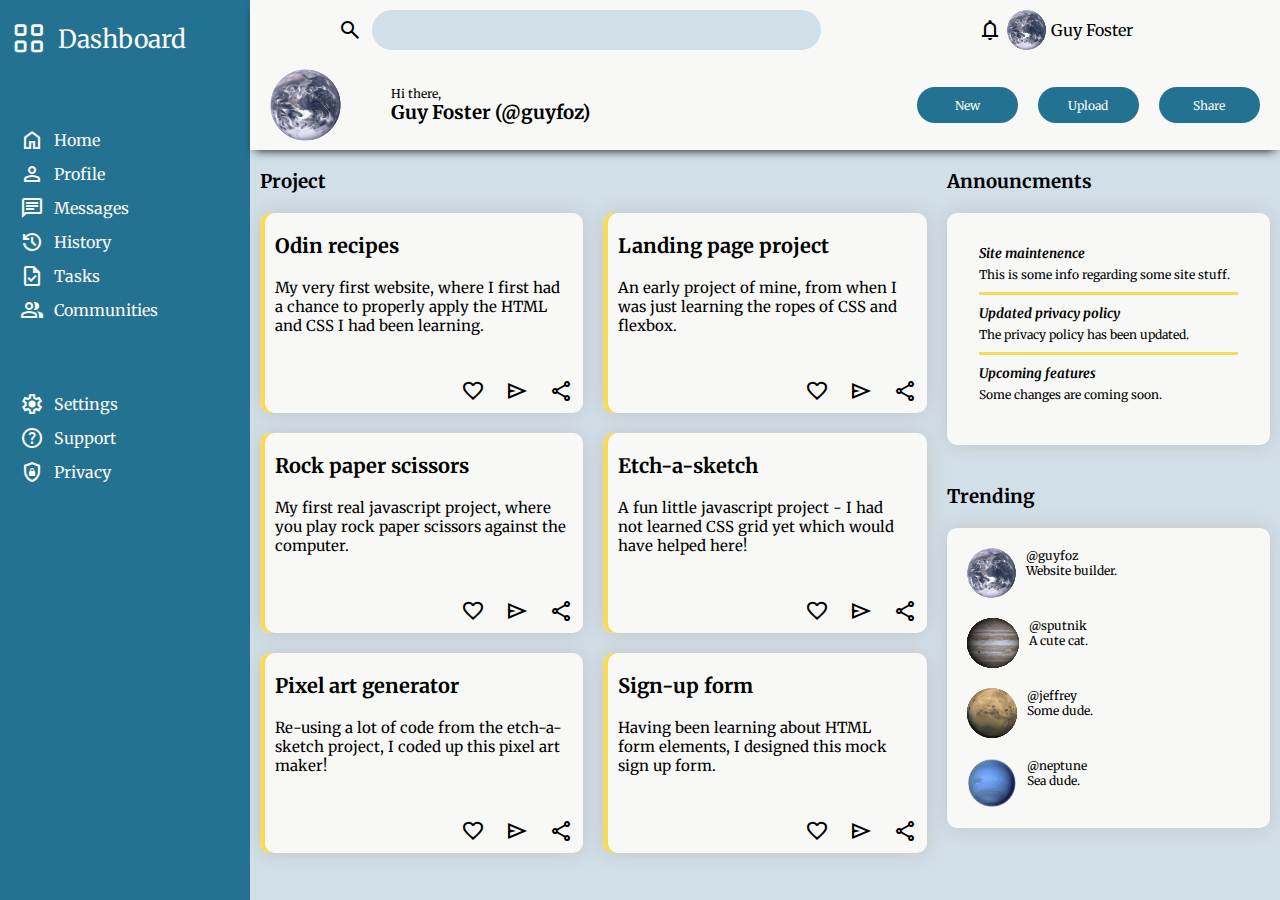
<file: index.html>
<!DOCTYPE html>
<html lang="en">
<head>
    <meta charset="UTF-8">
    <meta http-equiv="X-UA-Compatible" content="IE=edge">
    <meta name="viewport" content="width=device-width, initial-scale=1.0">
    <title>Admin Dashboard</title>
    <link rel="stylesheet" href="style.css">
    <!-- font -->
    <link rel="preconnect" href="https://fonts.googleapis.com">
    <link rel="preconnect" href="https://fonts.gstatic.com" crossorigin>
    <link href="https://fonts.googleapis.com/css2?family=Merriweather&display=swap" rel="stylesheet">
    <!-- icon font -->
    <link rel="stylesheet" href="https://fonts.googleapis.com/css2?family=Material+Symbols+Outlined:opsz,wght,FILL,GRAD@48,600,1,200" />
    <link rel="stylesheet" href="https://fonts.googleapis.com/css2?family=Material+Symbols+Outlined:opsz,wght,FILL,GRAD@48,600,0,200" />
</head>
<body>
    <div class="mainContainer">
        <div class="sidebar">
            <div class="dashboardLogo sideButton"><span class="material-symbols-outlined">view_cozy</span> Dashboard</div>
            <div class="navButtons">
                <div class="sideButton"><span class="material-symbols-outlined">home</span> Home</div>
                <div class="sideButton"><span class="material-symbols-outlined">person</span> Profile</div>
                <div class="sideButton"><span class="material-symbols-outlined">message</span> Messages</div>
                <div class="sideButton"><span class="material-symbols-outlined">history</span> History</div>
                <div class="sideButton"><span class="material-symbols-outlined">task</span> Tasks</div>
                <div class="sideButton"><span class="material-symbols-outlined">group</span> Communities</div>
            </div>
            <div class="settingsButtons">
                <div class="sideButton"><span class="material-symbols-outlined">settings</span> Settings</div>
                <div class="sideButton"><span class="material-symbols-outlined">help</span> Support</div>
                <div class="sideButton"><span class="material-symbols-outlined">shield_lock</span> Privacy</div>
            </div>
        </div>
        <div class="header">
            <div class="headerTop">
                <label for="search" class="material-symbols-outlined">search</label>
                <input type="search" id="search">
                <div>
                    <span class="material-symbols-outlined">Notifications</span>
                    <img src="assets/profile-pics/earth.svg" alt="earth">
                    <div>Guy Foster</div>
                </div>
            </div>
            <div class="headerBottom">
                <img src="assets/profile-pics/earth.svg" alt="earth">
                <div><p>Hi there,</p><h3>Guy Foster (@guyfoz)</h3></div>
                <input type="button" value="New"><input type="button" value="Upload"><input type="button" value="Share">
            </div>
        </div>
        <div class="content">
            <div class="projects">
                <h3 class="contentTitle">Project</h3>
                <div class="projectCard">
                    <div class="projectCardContent">
                        <a href="https://guyfoz77.github.io/odin-recipes/"><h4>Odin recipes</h4></a>
                        <p>My very first website, where I first had a chance to properly apply the HTML and CSS I had been learning.</p>
                    </div>
                    <div class="starShareSend">
                        <span class="material-symbols-outlined">favorite</span>
                        <span class="material-symbols-outlined">send</span>
                        <span class="material-symbols-outlined">Share</span>
                    </div>
                </div>
                <div class="projectCard">
                    <div class="projectCardContent">
                        <a href="https://guyfoz77.github.io/landing-page-project/"><h4>Landing page project</h4></a>
                        <p>An early project of mine, from when I was just learning the ropes of CSS and flexbox.</p>
                    </div>
                    <div class="starShareSend">
                        <span class="material-symbols-outlined">favorite</span>
                        <span class="material-symbols-outlined">send</span>
                        <span class="material-symbols-outlined">Share</span>
                    </div>
                </div>
                <div class="projectCard">
                    <div class="projectCardContent">
                        <a href="https://guyfoz77.github.io/rock-paper-scissors/"><h4>Rock paper scissors</h4></a>
                        <p>My first real javascript project, where you play rock paper scissors against the computer.</p>
                    </div>
                    <div class="starShareSend">
                        <span class="material-symbols-outlined">favorite</span>
                        <span class="material-symbols-outlined">send</span>
                        <span class="material-symbols-outlined">Share</span>
                    </div>
                </div>
                <div class="projectCard">
                    <div class="projectCardContent">
                        <a href="https://guyfoz77.github.io/etch-a-sketch/"><h4>Etch-a-sketch</h4></a>
                        <p>A fun little javascript project - I had not learned CSS grid yet which would have helped here!</p>
                    </div>
                    <div class="starShareSend">
                        <span class="material-symbols-outlined">favorite</span>
                        <span class="material-symbols-outlined">send</span>
                        <span class="material-symbols-outlined">Share</span>
                    </div>
                </div>
                <div class="projectCard">
                    <div class="projectCardContent">
                        <a href="https://github.com/guyfoz77/pixel-art-generator"><h4>Pixel art generator</h4></a>
                        <p>Re-using a lot of code from the etch-a-sketch project, I coded up this pixel art maker!</p>
                    </div>
                    <div class="starShareSend">
                        <span class="material-symbols-outlined">favorite</span>
                        <span class="material-symbols-outlined">send</span>
                        <span class="material-symbols-outlined">Share</span>
                    </div>
                </div>
                <div class="projectCard">
                    <div class="projectCardContent">
                        <a href="https://guyfoz77.github.io/sign-up-form/"><h4>Sign-up form</h4></a>
                        <p>Having been learning about HTML form elements, I designed this mock sign up form.</p>
                    </div>
                    <div class="starShareSend">
                        <span class="material-symbols-outlined">favorite</span>
                        <span class="material-symbols-outlined">send</span>
                        <span class="material-symbols-outlined">Share</span>
                    </div>
                </div>
            </div>
            <div class="announcmentsTrending">
                <div class="announcments">
                    <h3 class="contentTitle">Announcments</h3>
                    <div class="announcmentsContent">
                        <div>
                            <h5>Site maintenence</h5>
                            <p>This is some info regarding some site stuff.</p>
                        </div>
                        <div>
                            <h5>Updated privacy policy</h5>
                            <p>The privacy policy has been updated.</p>
                        </div>
                        <div>
                            <h5>Upcoming features</h5>
                            <p>Some changes are coming soon.</p>
                        </div>
                    </div>
                </div>
                <div class="trending">
                    <h3 class="contentTitle">Trending</h3>
                    <div class="trendingContent">
                        <div class="trendingUser">
                            <img src="assets/profile-pics/earth.svg" alt="earth">
                            <div>
                                <p>@guyfoz</p>
                                <p>Website builder.</p>
                            </div>
                        </div>
                        <div class="trendingUser">
                            <img src="assets/profile-pics/jupiter.svg" alt="jupiter">
                            <div>
                                <p>@sputnik</p>
                                <p>A cute cat.</p>
                            </div>
                        </div>
                        <div class="trendingUser">
                            <img src="assets/profile-pics/mars.svg" alt="mars">
                            <div>
                                <p>@jeffrey</p>
                                <p>Some dude.</p>
                            </div>
                        </div>
                        <div class="trendingUser">
                            <img src="assets/profile-pics/neptune.svg" alt="neptune">
                            <div>
                                <p>@neptune</p>
                                <p>Sea dude.</p>
                            </div>
                        </div>
                    </div>
                </div>
            </div>
        </div>
    </div>
</body>
</html>
</file>
<file: style.css>
:root {
    --main-colour: #247291;
    --accent-colour: #f8da5b;
    --secondary-dark: #d1dfe9;
    --secondary-light: #f8f9f7;
}

* {
    margin: 0;
    box-sizing: border-box;
    font-family: 'Merriweather', serif;
}

a {
    text-decoration: none;
    color: inherit;
}

div {
    /* border: solid black; */
}

img {
    height: 25px;
}

input[type='button'] {
    border: none;
    border-radius: 20px;
    font-size: 12px;
    height: 3em;
    background-color: var(--main-colour);
    color: var(--secondary-light);
    cursor: pointer;
}
input[type='button']:hover,
input[type='button']:active {
    /* border: solid 3px var(--accent-colour); */
    box-shadow: 0px 0px 10px 2px var(--accent-colour);
}

input[type='search'] {
    border-radius: 50px;
    width: 100%;
    height: 40px;
    border: none;
    background-color: var(--secondary-dark);
    padding-left: 20px;
}

p {
    font-size: 0.75em;
}

.mainContainer {
    min-height: 100vh; width: 100vw;
    display: grid;
    grid-template: 150px 1fr / 250px 1fr;
}

.sidebar {
    grid-row: 1 / span 2;
    display: flex;
    flex-direction: column;
    gap: 50px;
    padding-top: 10px;
    background-color: var(--main-colour);
    color: var(--secondary-light);
    position: relative;
}

    .sidebar span {
        color: inherit;
        font-size: 1.5em;
    }

    .dashboardLogo,
    .navButtons,
    .settingsButtons {
        padding-left: 20px;
        }

        .dashboardLogo {
            font-size: 25px;
            position: relative;
            left: -10px;
        }
        .sideButton {
            display: flex;
            margin: 10px 0px;
            gap: 10px;
            align-items: center;
            cursor: pointer;
            width: fit-content;
        }
        .sideButton:hover,
        .sideButton:active {
            color: var(--accent-colour);
        }

.header {
    background-color: var(--secondary-light);
    z-index: 1;
    display: grid;
    grid-template-rows: 1fr 1.5fr;
    box-shadow: 0px 5px 10px -5px black;
    min-width: 800px;
}
    .headerTop {
        display: grid;
        align-items: center;
        grid-template-columns: 1fr 4fr 4fr;
        justify-items: left;
        gap: 10px;
    }

        label {
            justify-self: right;
        }

        .headerTop>div {
            display: flex;
            align-items: center;
            gap: 5px;
            justify-self: center;
        }

        .headerTop img {
            height: 2.5em;
        }

    .headerBottom {
        display: grid;
        grid-template-columns: 1fr 5fr repeat(3, 1fr);
        gap: 20px;
        padding: 0px 20px;
        align-items: center;
    }

        .headerBottom>img {
            height: 80%;
            max-height: 72px;
        }

    .content {
        background-color: var(--secondary-dark);
        display: grid;
        grid-template: 1fr 1fr / 2fr 1fr;
        min-width: 800px;
    }
        .projects {
            padding: 20px 10px;
            display: grid;
            grid-template: max-content 200px / 1fr 1fr;
            grid-auto-rows: 200px;
            gap: 20px;
            grid-row: 1 / span 2;
        }

            .projects>h3 {
                grid-column: 1 / span 2;
            }

            .projectCard,
            .announcmentsContent,
            .trendingContent {
                background-color: var(--secondary-light);
                border-radius: 10px;
                box-shadow: inset 5px 0px var(--accent-colour), 0px 0px 20px rgb(196, 196, 196);
                padding: 10px;
                display: flex;
                flex-direction: column;
            }

                .projectCard .projectCardContent {
                    flex: 1;
                    display: flex;
                    flex-direction: column;
                    gap: 20px;
                    margin: 10px 5px;
                    font-size: 20px;
                }
                .projectCard .projectCardContent a {
                    width: max-content;
                }
                .projectCardContent a:hover {
                    text-decoration: underline;
                }
                .projectCard .starShareSend {
                    align-self: end;
                    display: flex;
                    gap: 20px;
                }

        .announcmentsTrending {
            grid-row: 1 / span 2;
            display: flex;
            flex-direction: column;
        }

            .trending,
            .announcments {
                padding: 20px 10px;
                display: flex;
                flex-direction: column;
                gap: 20px;
            }

            .announcmentsContent,
            .trendingContent {
                flex: 1;
                box-shadow: 0px 0px 20px rgb(196, 196, 196);
                display: flex;
                flex-direction: column;
            }

            .announcmentsContent {
                gap: 10px;
                padding: 10%;
            }

                .announcmentsContent div {
                    border-bottom: solid #f8da5b;
                    height: 33.33%;
                    padding-bottom: 10px;
                }
                .announcmentsContent h5 {
                    font-style: italic;
                    margin-bottom: 5px;
                }
                .announcmentsContent div:last-child {
                    border-bottom: none;
                }

            .trendingContent {
                justify-content: center;
                gap: 20px;
                padding: 20px;
            }
                .trendingUser {
                    display: flex;
                    align-items: centers;
                    gap: 10px;
                    min-width: 80%;
                }

                .trendingUser>img {
                    height: 50px;
                }
</file>
